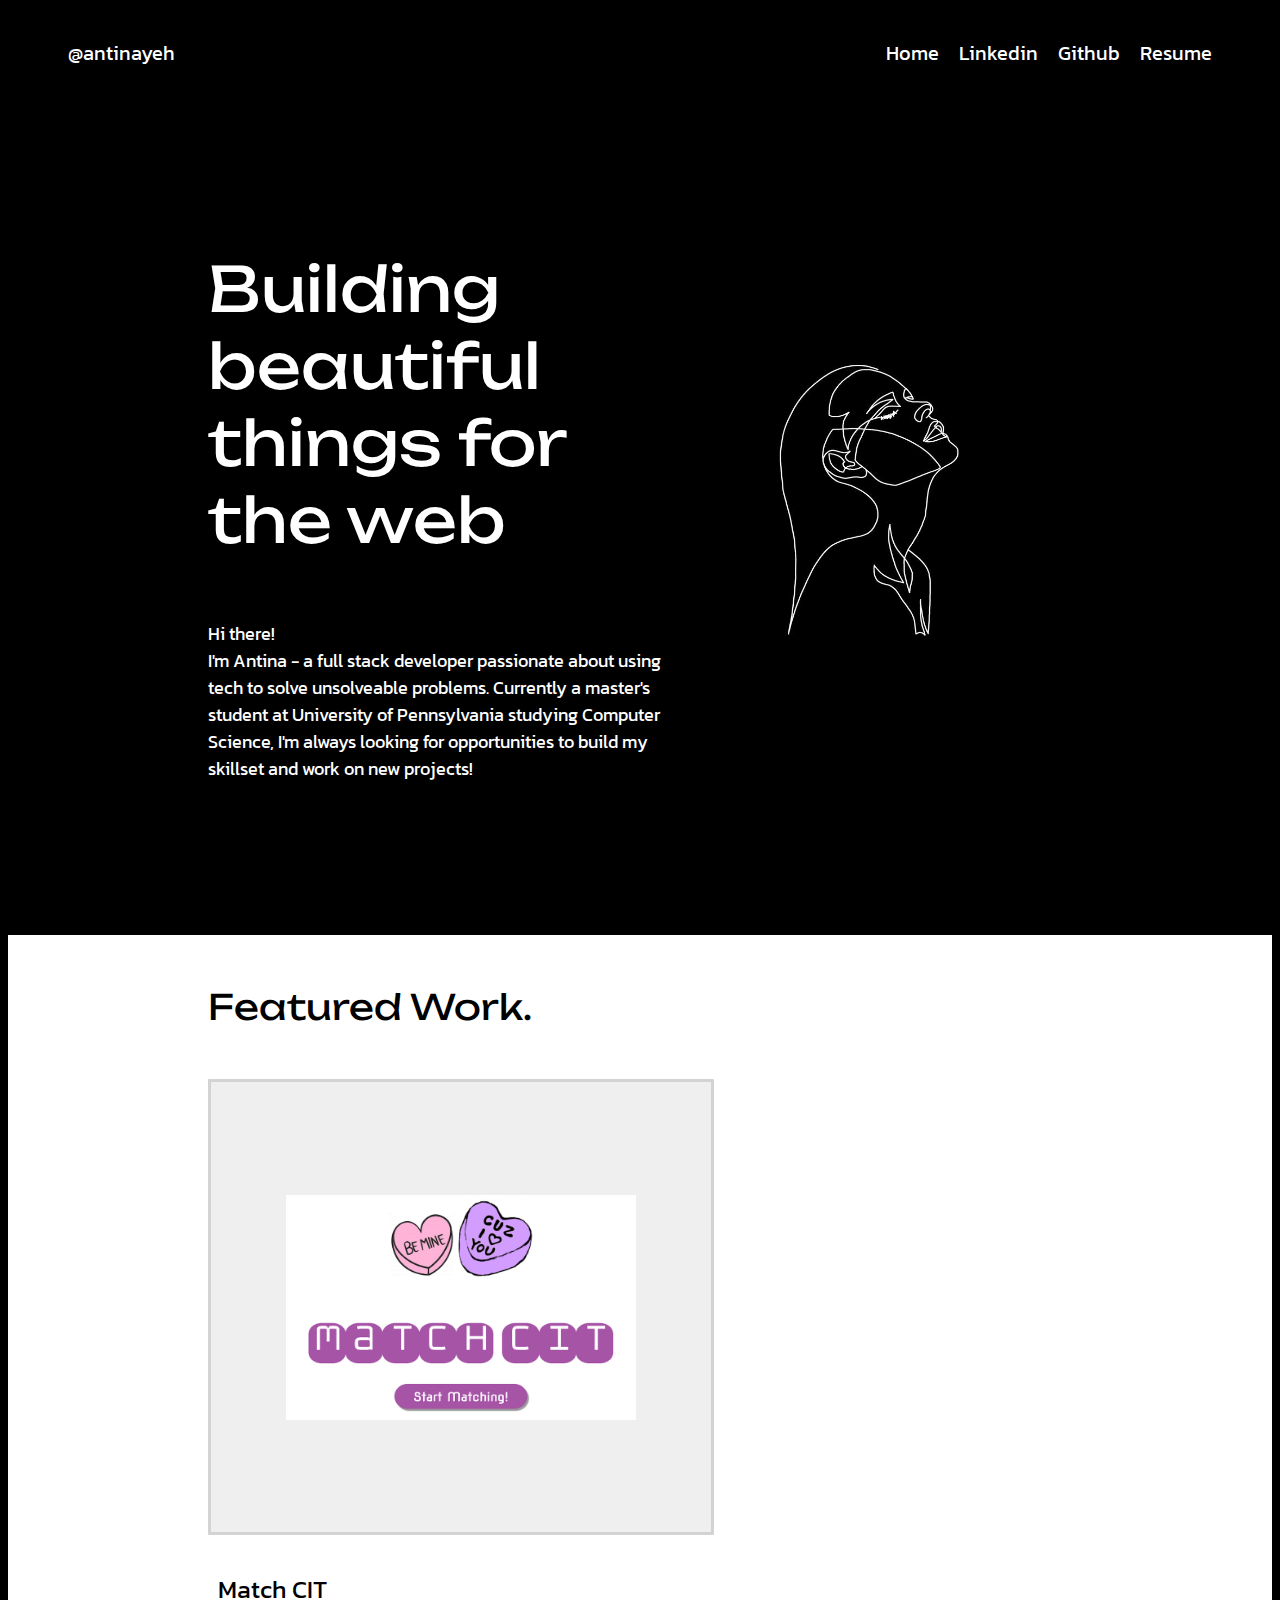
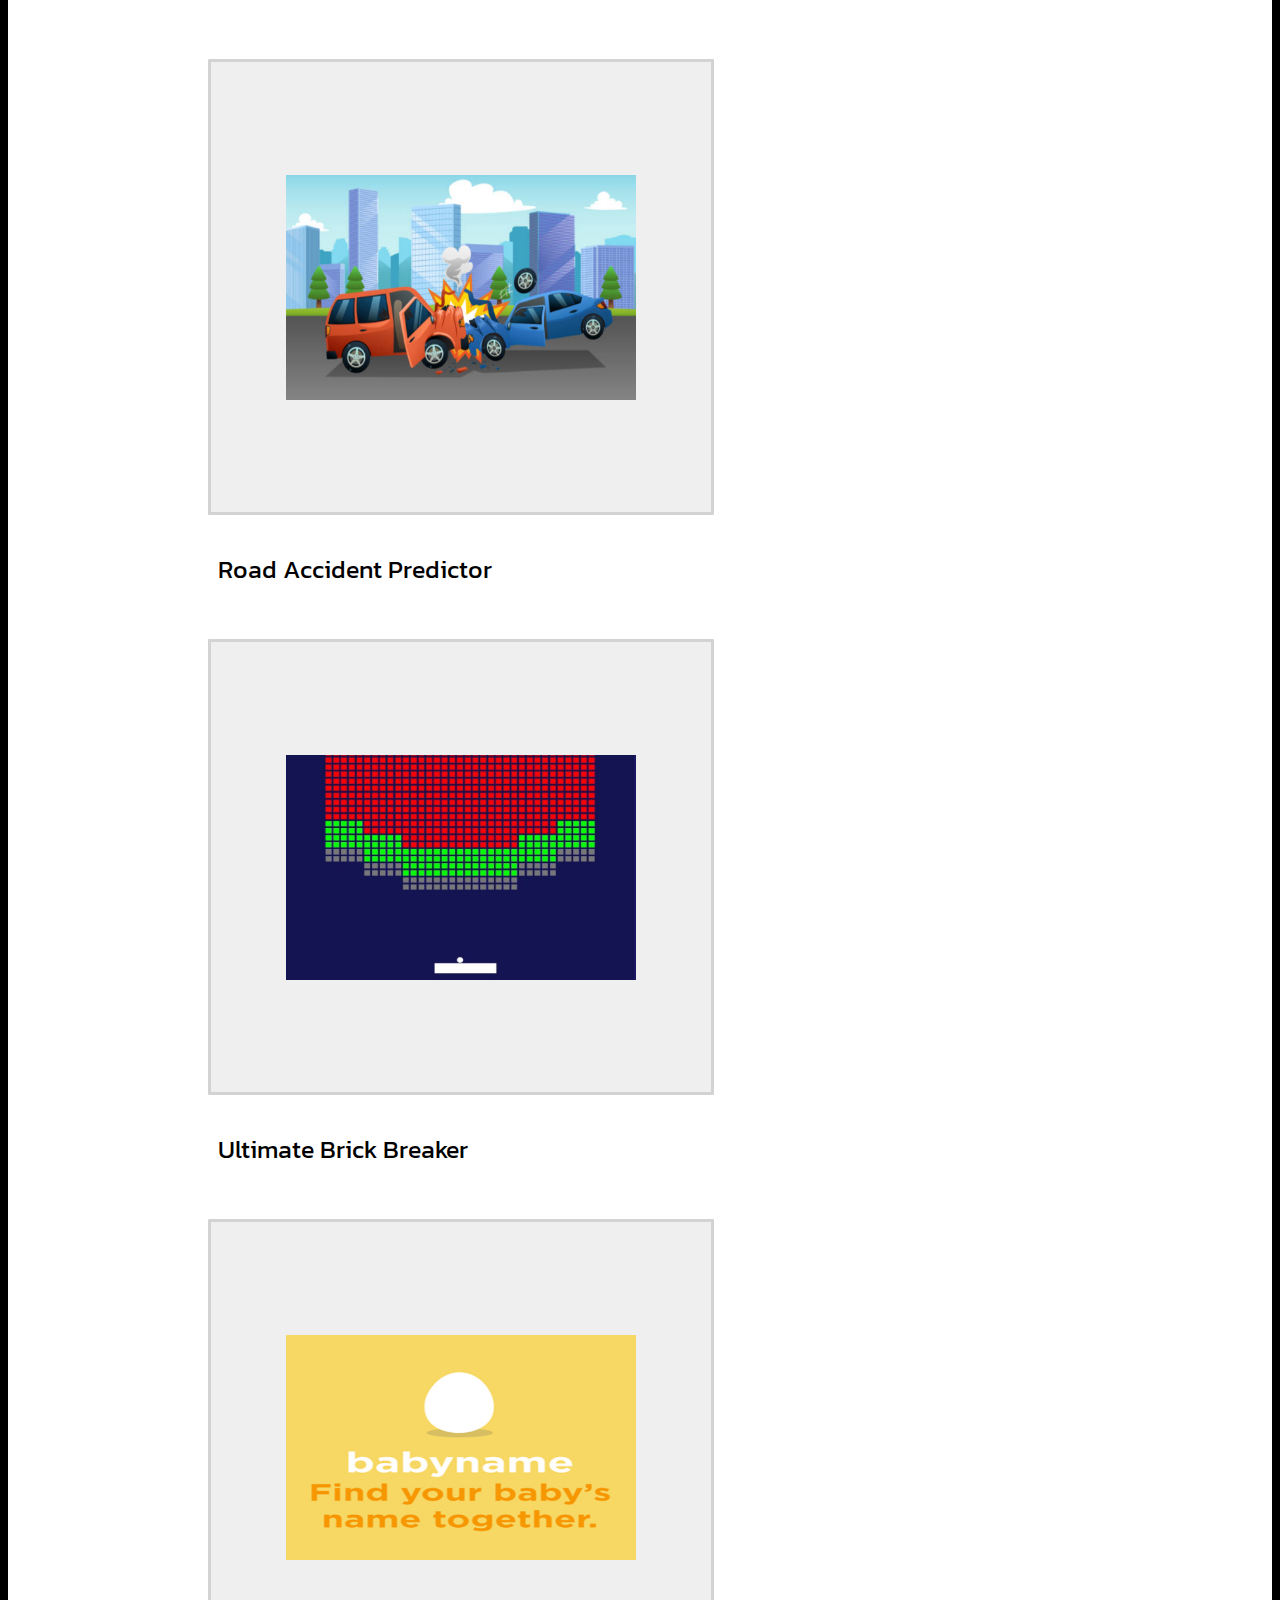
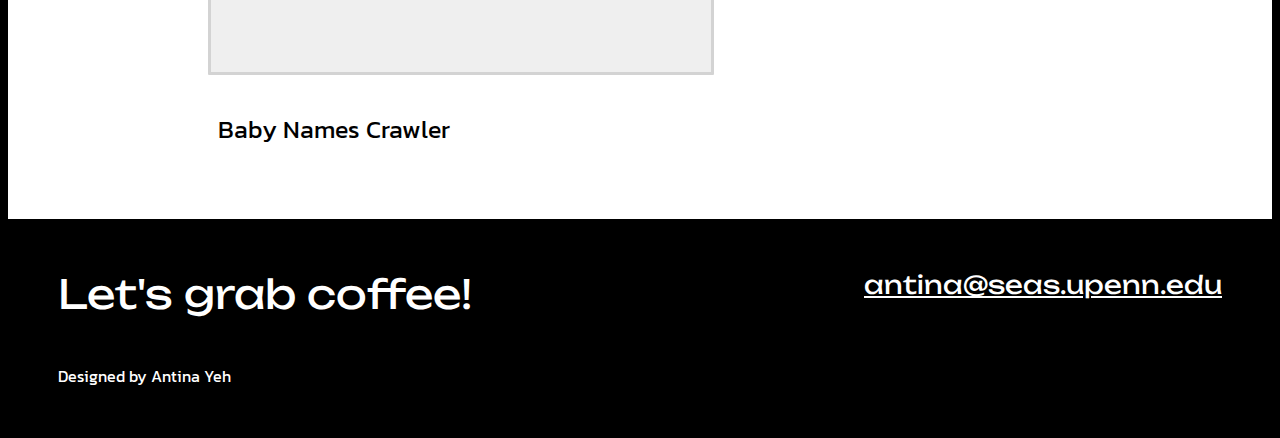
<file: index.html>
<!DOCTYPE html>
<html>
    <head>
        <meta charset="utf-8">
        <meta name="viewport" content="width=device-width, initial-scale=1">
        <link href="https://cdn.jsdelivr.net/npm/bootstrap@5.3.0-alpha1/dist/css/bootstrap.min.css" rel="stylesheet" integrity="sha384-GLhlTQ8iRABdZLl6O3oVMWSktQOp6b7In1Zl3/Jr59b6EGGoI1aFkw7cmDA6j6gD" crossorigin="anonymous">
        <link rel="stylesheet" href="styles.css">
        <link rel="preconnect" href="https://fonts.googleapis.com">
        <link rel="preconnect" href="https://fonts.gstatic.com" crossorigin>
        <link href="https://fonts.googleapis.com/css2?family=Kanit&family=Secular+One&family=Unbounded&display=swap" rel="stylesheet">


        <title>
            Antina Yeh | Full Stack Developer 
        </title>
        <script src="https://cdn.jsdelivr.net/npm/bootstrap@5.3.0-alpha1/dist/js/bootstrap.bundle.min.js" integrity="sha384-w76AqPfDkMBDXo30jS1Sgez6pr3x5MlQ1ZAGC+nuZB+EYdgRZgiwxhTBTkF7CXvN" crossorigin="anonymous"></script>
    </head>

    <body>
        <div class="nav-bar">
            <p class="name-text">@antinayeh</p>
            <a href="https://drive.google.com/file/d/1MNavJcMB5uiUzFIo8R1xwi6nIftfXz9s/view?usp=sharing" class="nav-text" target="_blank"> Resume</a>
            <a href="https://github.com/antinayeh" class="nav-text" target="_blank"> Github</a>
            <a href="https://www.linkedin.com/in/antina-yeh/" class="nav-text" target="_blank"> Linkedin</a>
            <a href="index.html" class="nav-text"> Home</a>
        </div>
        <div class="header">
            <div class="title-text-div">
                <p class="title-text"> 
                    Building beautiful things for the web 
                </p>
                <p class = "intro-text" >
                    Hi there! <br>
                    I'm Antina - a full stack developer passionate about using tech to solve unsolveable problems. 
                    Currently a master's student at University of Pennsylvania studying Computer Science, 
                    I'm always looking for opportunities to build my skillset and work on new projects! 
                </p>
            </div>
            <div class="logo-div">
                <img src="temp-logo.jpeg" style="width: 400px; height: 500px;">
            </div>
        </div>
        <div class="main">
            <p class="heading-text">
                Featured Work.
            </p>
            <div class ="project-div">
                <div class="project">
                    <a href="matchCIT.html">
                        <div class="project-square">
                            <img src="matchcit.png" style="width: 70%;height: 50%; align-self: center;">
                        </div>
                    </a>
                    <p class="project-text"> Match CIT </p>
                </div>
                <div class="project">
                    <a href="5450proj.html" target="_blank">
                        <div class="project-square">
                            <img src="roadaccident.png" style="width: 70%;height: 50%; align-self: center;">
                        </div>
                    </a>
                    <p class="project-text"> Road Accident Predictor </p>
                </div>
                <div class="project">
                    <a href="https://github.com/antinayeh/stanCode_SC101/blob/main/Assignment/SC101_Assignment2/breakoutgraphics.py" target="_blank">
                        <div class="project-square">
                            <img src="brickbreaker.png" style="width: 70%;height: 50%; align-self: center;" >
                        </div>
                    </a>
                    <p class="project-text"> Ultimate Brick Breaker </p>
                </div>
                <div class="project">
                    <a href="https://github.com/antinayeh/stanCode_SC101/blob/main/Assignment/SC101_Assignment4/babynames.py" target="_blank">
                        <div class="project-square">
                            <img src="babyname.png" style="width: 70%;height: 50%; align-self: center;">
                        </div>
                    </a>
                    <p class="project-text"> Baby Names Crawler </p>
                </div>
            </div>
        </div>
        <div class ="ending-border">
            <p class="ending-text" style="font-size: 40px;">
                Let's grab coffee! <br>
            </p>
            <a href = "mailto: antina@seas.upenn.edu" class="ending-text">antina@seas.upenn.edu</a>
        </div>
        <p class="copyright-text">
            Designed by Antina Yeh
        </p>
    </body>
</html>
</file>
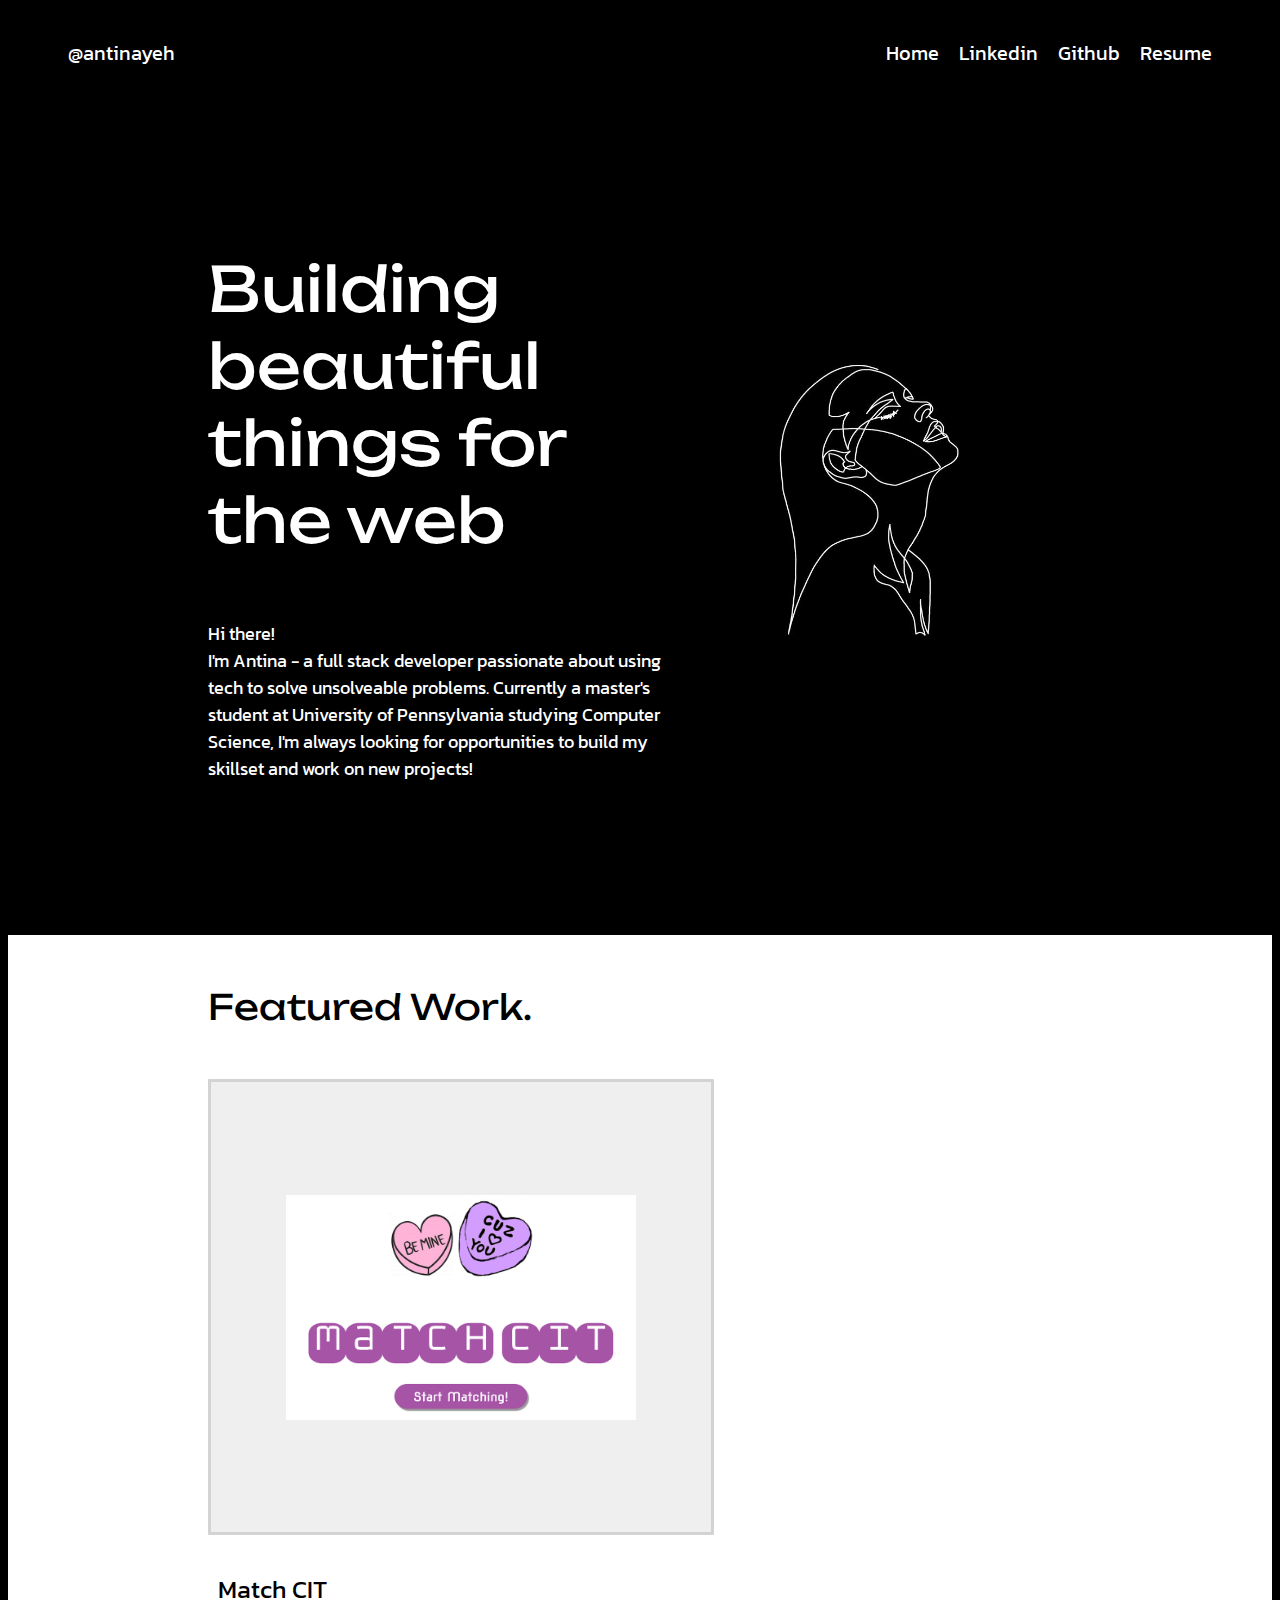
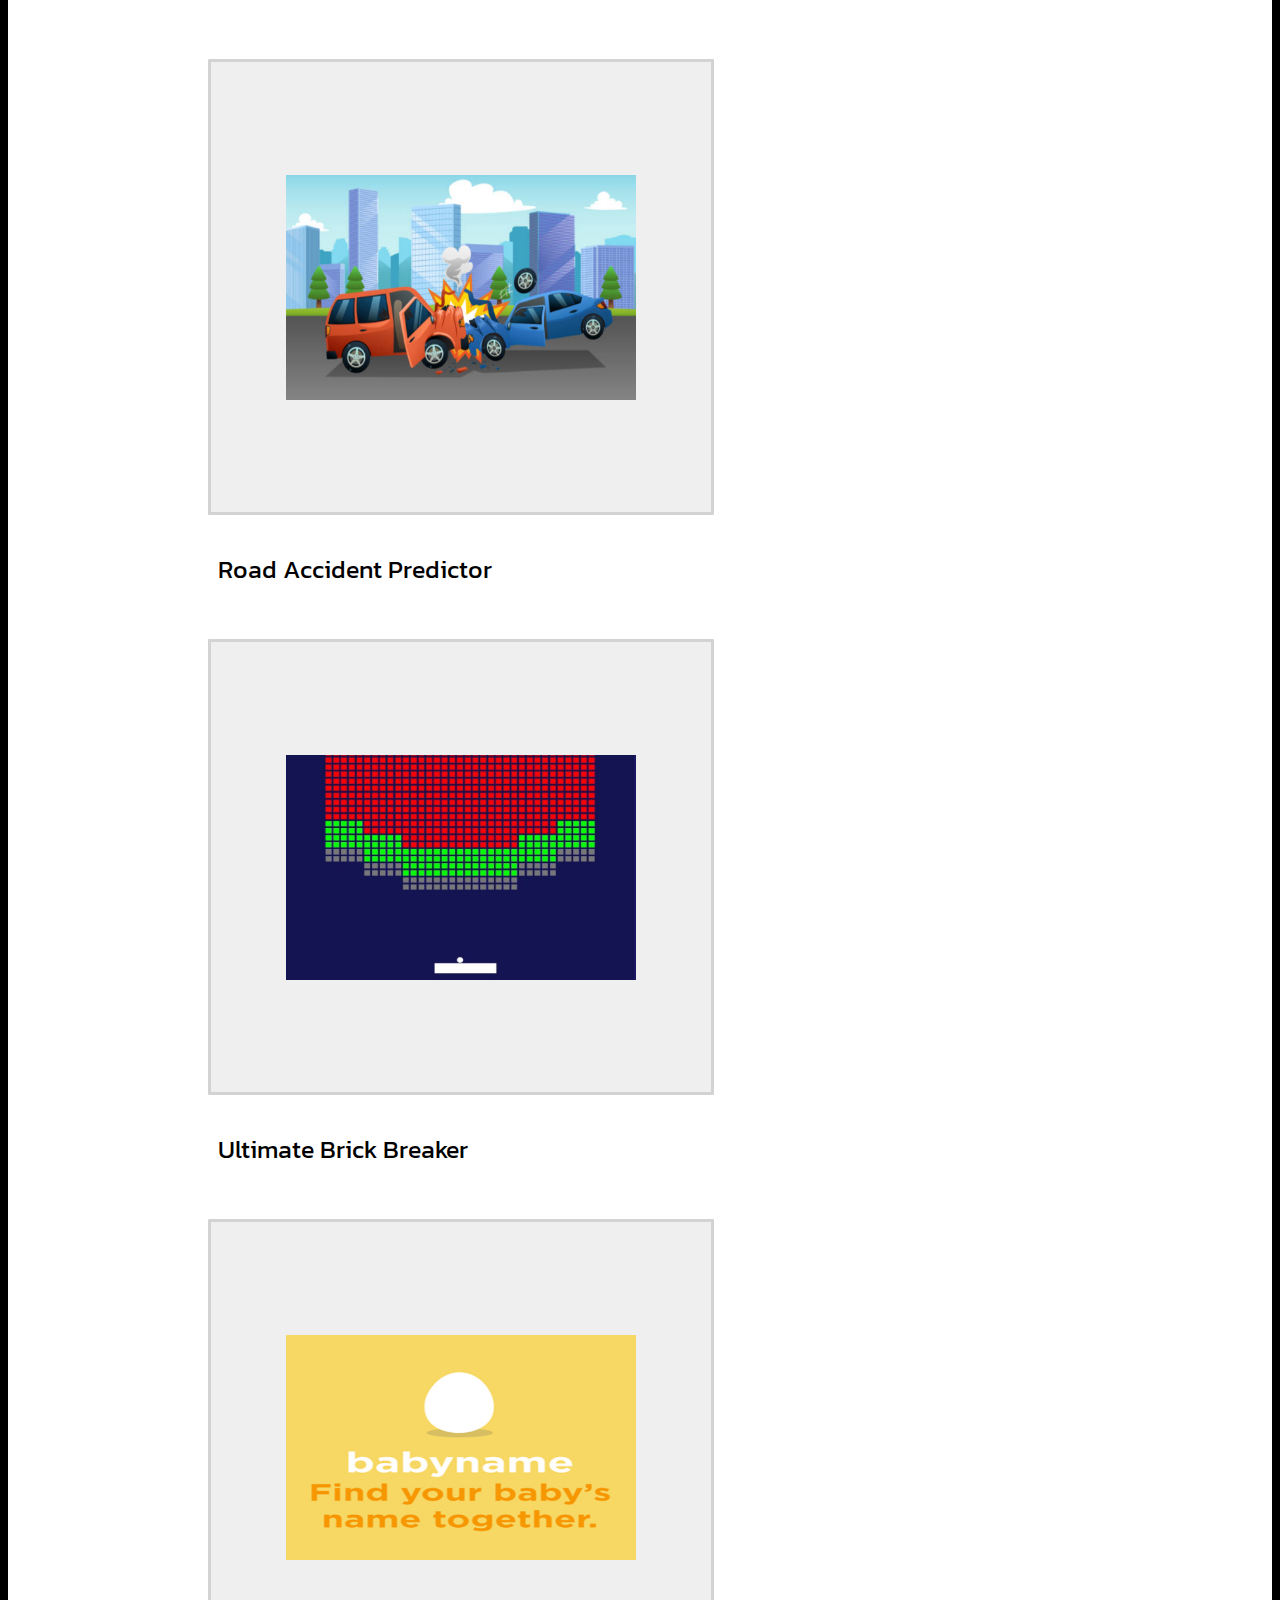
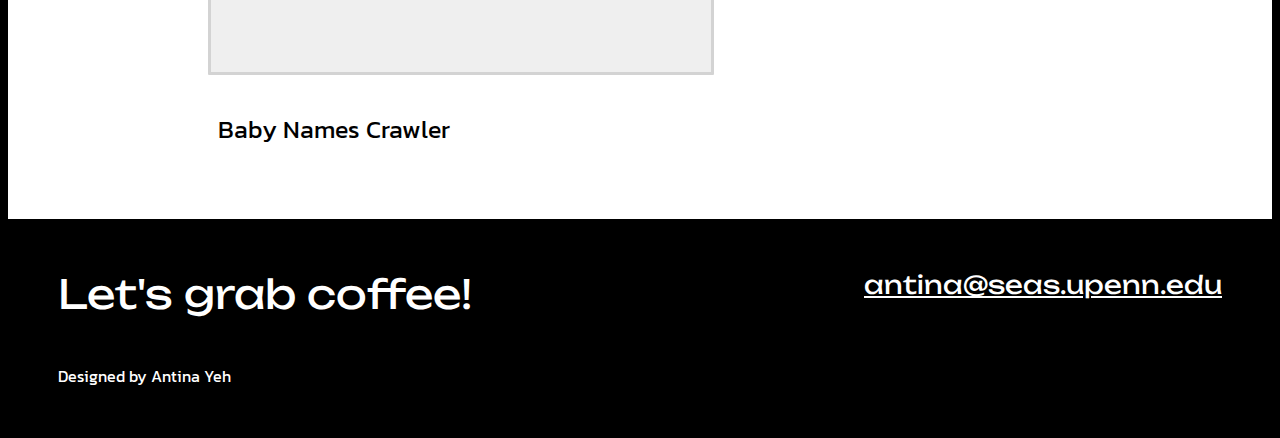
<file: home.html>
<!DOCTYPE html>
<html>
    <head>
        <meta charset="utf-8">
        <meta name="viewport" content="width=device-width, initial-scale=1">
        <link href="https://cdn.jsdelivr.net/npm/bootstrap@5.3.0-alpha1/dist/css/bootstrap.min.css" rel="stylesheet" integrity="sha384-GLhlTQ8iRABdZLl6O3oVMWSktQOp6b7In1Zl3/Jr59b6EGGoI1aFkw7cmDA6j6gD" crossorigin="anonymous">
        <link rel="stylesheet" href="styles.css">
        <link rel="preconnect" href="https://fonts.googleapis.com">
        <link rel="preconnect" href="https://fonts.gstatic.com" crossorigin>
        <link href="https://fonts.googleapis.com/css2?family=Kanit&family=Secular+One&family=Unbounded&display=swap" rel="stylesheet">


        <title>
            Antina Yeh | Full Stack Developer 
        </title>
        <script src="https://cdn.jsdelivr.net/npm/bootstrap@5.3.0-alpha1/dist/js/bootstrap.bundle.min.js" integrity="sha384-w76AqPfDkMBDXo30jS1Sgez6pr3x5MlQ1ZAGC+nuZB+EYdgRZgiwxhTBTkF7CXvN" crossorigin="anonymous"></script>
    </head>

    <body>
        <div class="nav-bar">
            <p class="name-text">@antinayeh</p>
            <a href="https://drive.google.com/file/d/1MNavJcMB5uiUzFIo8R1xwi6nIftfXz9s/view?usp=sharing" class="nav-text" target="_blank"> Resume</a>
            <a href="https://github.com/antinayeh" class="nav-text" target="_blank"> Github</a>
            <a href="https://www.linkedin.com/in/antina-yeh/" class="nav-text" target="_blank"> Linkedin</a>
            <a href="home.html" class="nav-text"> Home</a>
        </div>
        <div class="header">
            <div class="title-text-div">
                <p class="title-text"> 
                    Building beautiful things for the web 
                </p>
                <p class = "intro-text" >
                    Hi there! <br>
                    I'm Antina - a full stack developer passionate about using tech to solve unsolveable problems. 
                    Currently a master's student at University of Pennsylvania studying Computer Science, 
                    I'm always looking for opportunities to build my skillset and work on new projects! 
                </p>
            </div>
            <div class="logo-div">
                <img src="temp-logo.jpeg" style="width: 400px; height: 500px;">
            </div>
        </div>
        <div class="main">
            <p class="heading-text">
                Featured Work.
            </p>
            <div class ="project-div">
                <div class="project">
                    <a href="matchCIT.html">
                        <div class="project-square">
                            <img src="matchcit.png" style="width: 70%;height: 50%; align-self: center;">
                        </div>
                    </a>
                    <p class="project-text"> Match CIT </p>
                </div>
                <div class="project">
                    <a href="5450proj.html" target="_blank">
                        <div class="project-square">
                            <img src="roadaccident.png" style="width: 70%;height: 50%; align-self: center;">
                        </div>
                    </a>
                    <p class="project-text"> Road Accident Predictor </p>
                </div>
                <div class="project">
                    <a href="https://github.com/antinayeh/stanCode_SC101/blob/main/Assignment/SC101_Assignment2/breakoutgraphics.py" target="_blank">
                        <div class="project-square">
                            <img src="brickbreaker.png" style="width: 70%;height: 50%; align-self: center;" >
                        </div>
                    </a>
                    <p class="project-text"> Ultimate Brick Breaker </p>
                </div>
                <div class="project">
                    <a href="https://github.com/antinayeh/stanCode_SC101/blob/main/Assignment/SC101_Assignment4/babynames.py" target="_blank">
                        <div class="project-square">
                            <img src="babyname.png" style="width: 70%;height: 50%; align-self: center;">
                        </div>
                    </a>
                    <p class="project-text"> Baby Names Crawler </p>
                </div>
            </div>
        </div>
        <div class ="ending-border">
            <p class="ending-text" style="font-size: 40px;">
                Let's grab coffee! <br>
            </p>
            <a href = "mailto: antina@seas.upenn.edu" class="ending-text">antina@seas.upenn.edu</a>
        </div>
        <p class="copyright-text">
            Designed by Antina Yeh
        </p>
    </body>
</html>
</file>
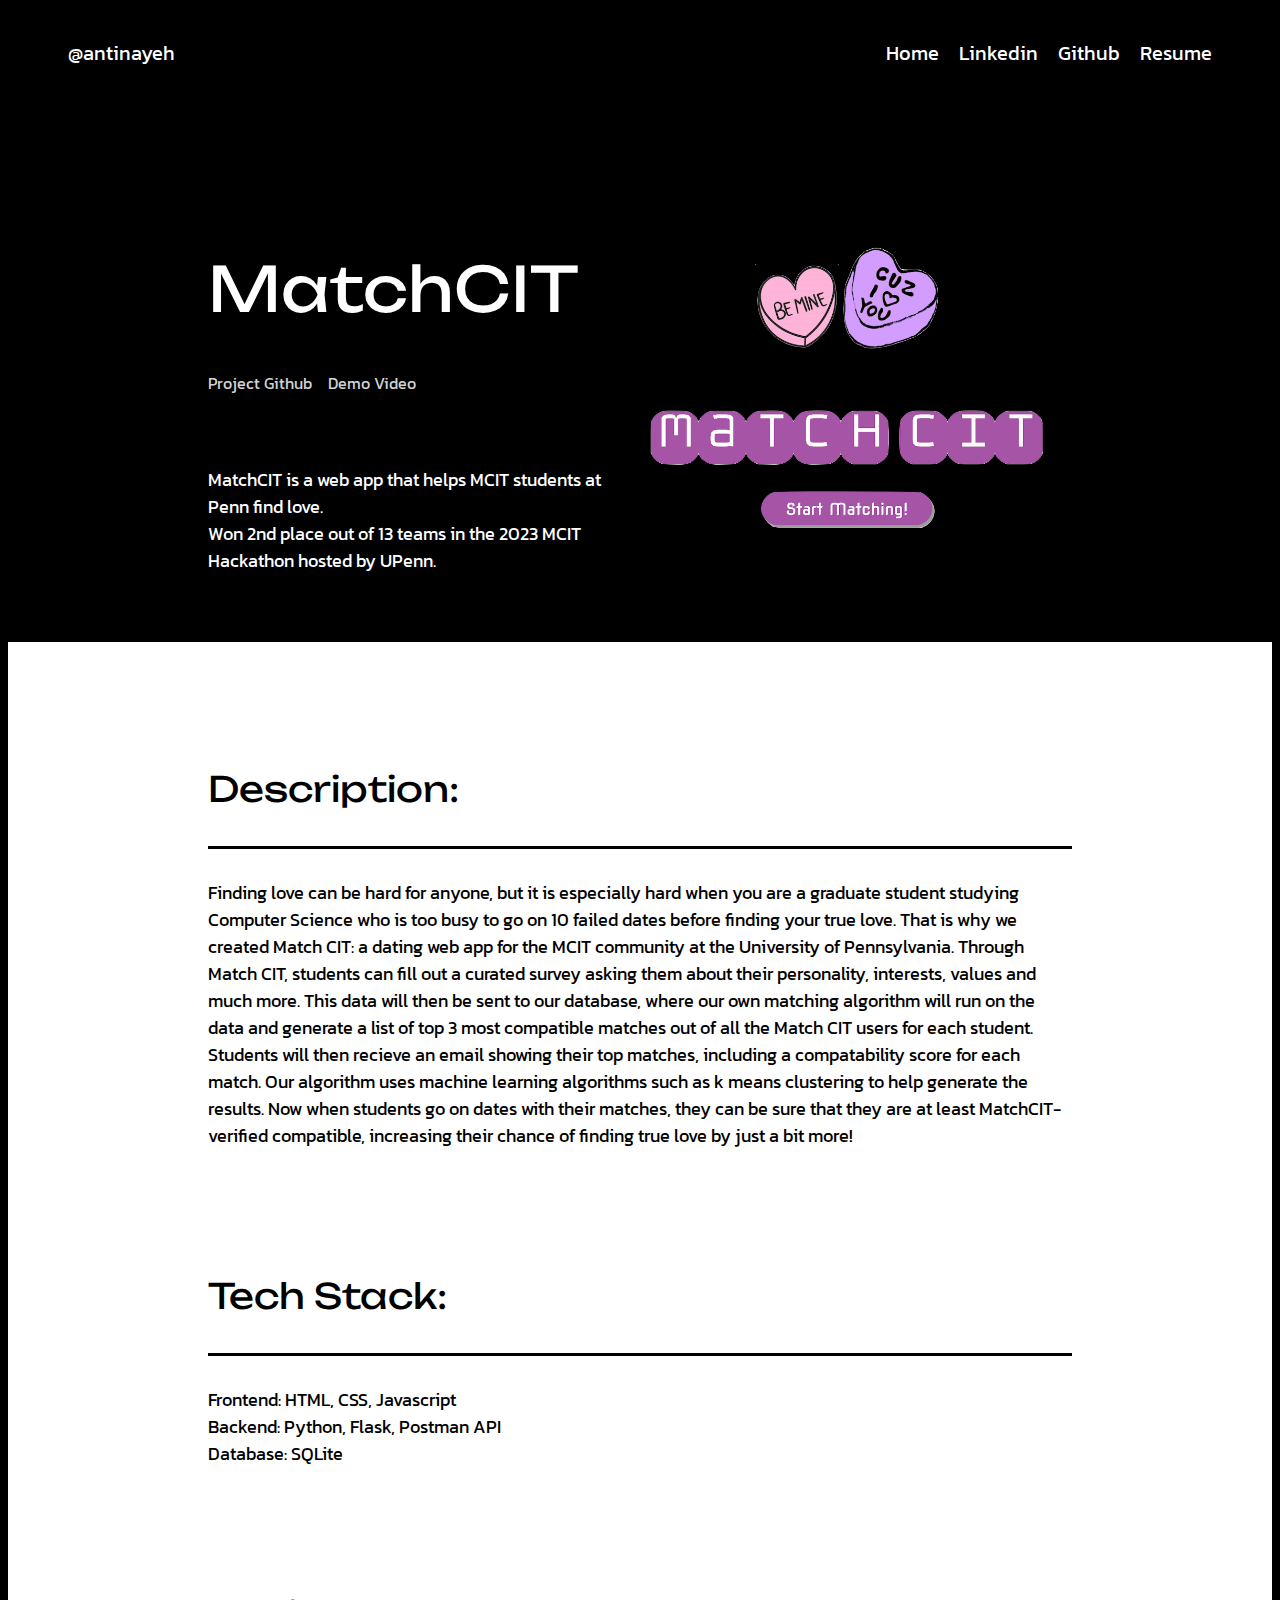
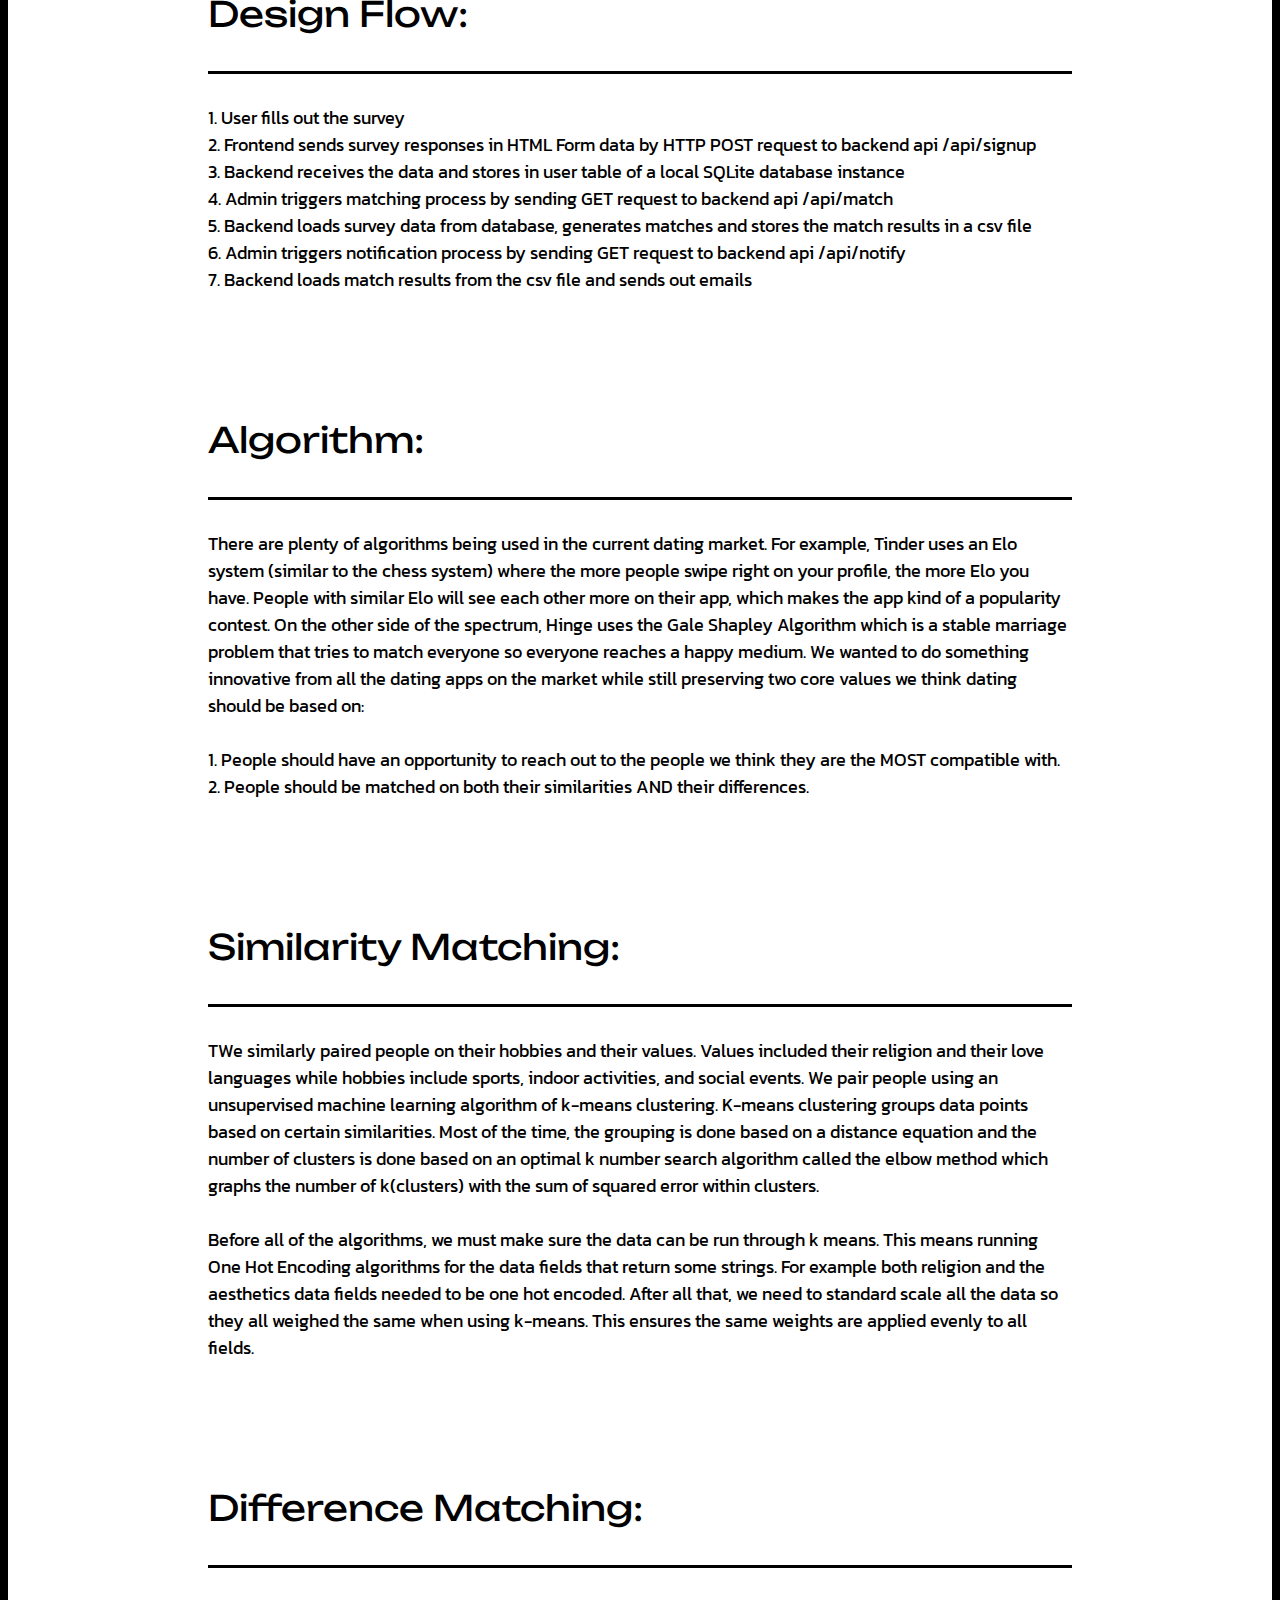
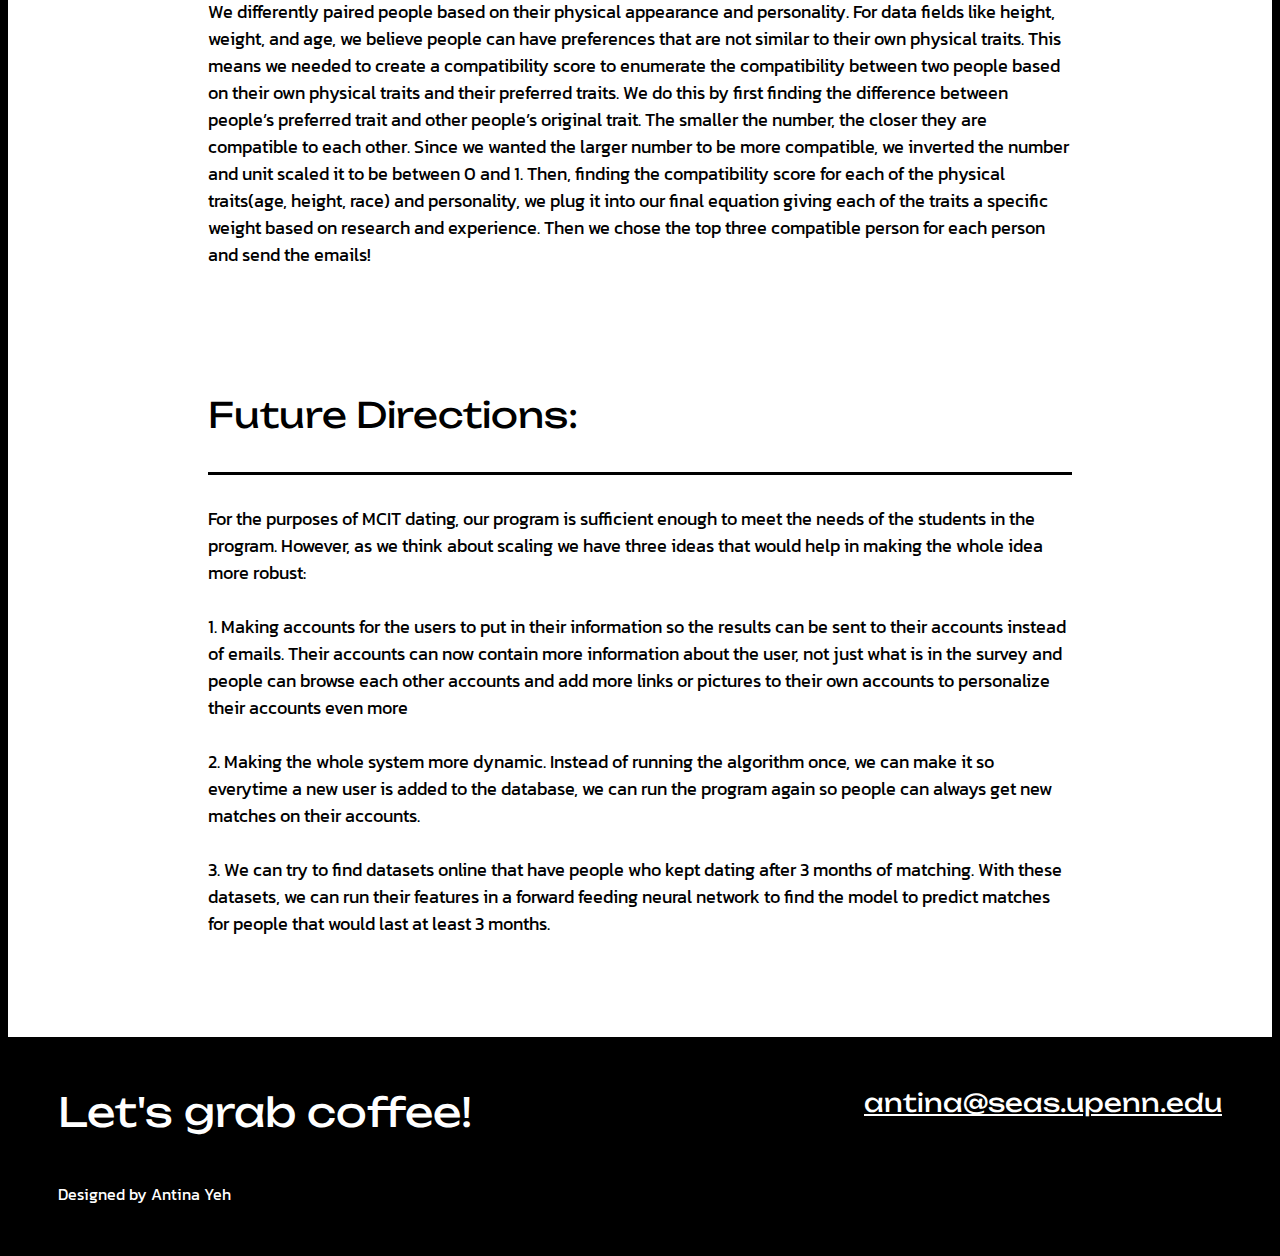
<file: matchCIT.html>
<!DOCTYPE html>
<html>
    <head>
        <meta charset="utf-8">
        <meta name="viewport" content="width=device-width, initial-scale=1">
        <link href="https://cdn.jsdelivr.net/npm/bootstrap@5.3.0-alpha1/dist/css/bootstrap.min.css" rel="stylesheet" integrity="sha384-GLhlTQ8iRABdZLl6O3oVMWSktQOp6b7In1Zl3/Jr59b6EGGoI1aFkw7cmDA6j6gD" crossorigin="anonymous">
        <link rel="stylesheet" href="styles.css">
        <link rel="preconnect" href="https://fonts.googleapis.com">
        <link rel="preconnect" href="https://fonts.gstatic.com" crossorigin>
        <link href="https://fonts.googleapis.com/css2?family=Kanit&family=Secular+One&family=Unbounded&display=swap" rel="stylesheet">


        <title>
            Antina Yeh | Full Stack Developer 
        </title>
        <script src="https://cdn.jsdelivr.net/npm/bootstrap@5.3.0-alpha1/dist/js/bootstrap.bundle.min.js" integrity="sha384-w76AqPfDkMBDXo30jS1Sgez6pr3x5MlQ1ZAGC+nuZB+EYdgRZgiwxhTBTkF7CXvN" crossorigin="anonymous"></script>
    </head>
</html>
<body>
    <div class="nav-bar">
        <p class="name-text">@antinayeh</p>
        <a href="https://drive.google.com/file/d/1MNavJcMB5uiUzFIo8R1xwi6nIftfXz9s/view?usp=sharing" class="nav-text" target="_blank"> Resume</a>
        <a href="https://github.com/antinayeh" class="nav-text" target="_blank"> Github</a>
        <a href="https://www.linkedin.com/in/antina-yeh/" class="nav-text" target="_blank"> Linkedin</a>
        <a href="index.html" class="nav-text"> Home</a>
    </div>

    <div class="header" style="padding-bottom: 0px";>
        <div class="title-text-div">
            <p class="title-text"> 
                MatchCIT 
                <a href="https://github.com/antinayeh/MatchCIT" class="github-text" target="_blank"> Project Github</a>
                <a href="https://www.youtube.com/watch?v=RrXoyc01ezg" class="github-text" target="_blank"> Demo Video</a>
            </p>
            <p class = "intro-text" >
                MatchCIT is a web app that helps MCIT students at Penn find love. <br> 
                Won 2nd place out of 13 teams in the 2023 MCIT Hackathon hosted by UPenn. <br>
            </p>
        </div>
        <div class="logo-div">
            <img src="matchcit2.png" style="width: 450px; height: 300px;">
        </div>
    </div>
    <div class="main">
        <div class="match-cit">
            <div class= "project-heading-div">
                <p class="project-heading-text">Description: </p>
            </div>
                <div class="project-descrip-text">
                    Finding love can be hard for anyone, but it is especially hard when you are a graduate student studying Computer Science 
                    who is too busy to go on 10 failed dates before finding your true love. That is why we created Match CIT: 
                    a dating web app for the MCIT community at the University of Pennsylvania.
                    Through Match CIT, students can fill out a curated survey asking them about their personality, interests, values and much more. 
                    This data will then be sent to our database, where our own matching algorithm will run on the data and generate a list of top 3 
                    most compatible matches out of all the Match CIT users for each student. Students will then recieve an email showing their top matches, 
                    including a compatability score for each match. Our algorithm uses machine learning algorithms such as k means clustering to help 
                    generate the results. Now when students go on dates with their matches, 
                    they can be sure that they are at least MatchCIT-verified compatible, increasing their chance of finding true love by just a bit more!
                </div>
    
            <div class= "project-heading-div">
                <p class="project-heading-text">Tech Stack: </p>
            </div>
            <div class="project-descrip-text">
                Frontend: HTML, CSS, Javascript <br>
                Backend: Python, Flask, Postman API <br>
                Database: SQLite <br>
            </div>
    
            <div class= "project-heading-div">
                <p class="project-heading-text">Design Flow: </p>
            </div>
            <div class="project-descrip-text">
                1. User fills out the survey <br>
                2. Frontend sends survey responses in HTML Form data by HTTP POST request to backend api /api/signup <br>
                3. Backend receives the data and stores in user table of a local SQLite database instance <br>
                4. Admin triggers matching process by sending GET request to backend api /api/match <br>
                5. Backend loads survey data from database, generates matches and stores the match results in a csv file <br>
                6. Admin triggers notification process by sending GET request to backend api /api/notify <br>
                7. Backend loads match results from the csv file and sends out emails 
            </div>
    
            <div class= "project-heading-div">
                <p class="project-heading-text">Algorithm: </p>
            </div>
            <div class="project-descrip-text">
                There are plenty of algorithms being used in the current dating market. 
                For example, Tinder uses an Elo system (similar to the chess system) where the more people swipe right on your profile, 
                the more Elo you have. People with similar Elo will see each other more on their app, which makes the app kind of a popularity contest.
                On the other side of the spectrum, Hinge uses the Gale Shapley Algorithm which is a stable marriage problem that tries to match everyone 
                so everyone reaches a happy medium. We wanted to do something innovative from all the dating apps on the market while still preserving two 
                core values we think dating should be based on: <br>
                <br>
                1. People should have an opportunity to reach out to the people we think they are the MOST compatible with. <br>
                2. People should be matched on both their similarities AND their differences. <br>
            </div>
    
            <div class= "project-heading-div">
                <p class="project-heading-text">Similarity Matching: </p>
            </div>
            <div class="project-descrip-text">
                TWe similarly paired people on their hobbies and their values. 
                Values included their religion and their love languages while hobbies include sports, indoor activities, and social events. 
                We pair people using an unsupervised machine learning algorithm of k-means clustering. 
                K-means clustering groups data points based on certain similarities. 
                Most of the time, the grouping is done based on a distance equation and the number of clusters is done based on an optimal 
                k number search algorithm called the elbow method which graphs the number of k(clusters) with the sum of squared error within clusters. <br>
                <br>
                Before all of the algorithms, we must make sure the data can be run through k means. 
                This means running One Hot Encoding algorithms for the data fields that return some strings. 
                For example both religion and the aesthetics data fields needed to be one hot encoded. 
                After all that, we need to standard scale all the data so they all weighed the same when using k-means. 
                This ensures the same weights are applied evenly to all fields.
            </div>
    
            <div class= "project-heading-div">
                <p class="project-heading-text">Difference Matching: </p>
            </div>
            <div class="project-descrip-text">
                We differently paired people based on their physical appearance and personality. 
                For data fields like height, weight, and age, we believe people can have preferences that are not similar to their own physical traits. 
                This means we needed to create a compatibility score to enumerate the compatibility between two people based on their own physical traits
                 and their preferred traits. We do this by first finding the difference between people’s preferred trait and other people’s original trait. 
                 The smaller the number, the closer they are compatible to each other. 
                 Since we wanted the larger number to be more compatible, we inverted the number and unit scaled it to be between 0 and 1. 
                 Then, finding the compatibility score for each of the physical traits(age, height, race) and personality, 
                 we plug it into our final equation giving each of the traits a specific weight based on research and experience. 
                 Then we chose the top three compatible person for each person and send the emails! 
            </div>
    
            <div class= "project-heading-div">
                <p class="project-heading-text">Future Directions: </p>
            </div>
            <div class="project-descrip-text">
                For the purposes of MCIT dating, our program is sufficient enough to meet the needs of the students in the program. 
                However, as we think about scaling we have three ideas that would help in making the whole idea more robust: <br>
                <br>
                1. Making accounts for the users to put in their information so the results can be sent to their accounts instead of emails. 
                Their accounts can now contain more information about the user, 
                not just what is in the survey and people can browse each other accounts and add more links or pictures to their own accounts 
                to personalize their accounts even more <br>
                <br>
                2. Making the whole system more dynamic. Instead of running the algorithm once, we can make it so everytime a new user is added to the database,
                we can run the program again so people can always get new matches on their accounts. <br>
                <br>
                3. We can try to find datasets online that have people who kept dating after 3 months of matching. 
                With these datasets, we can run their features in a forward feeding neural network to find the model to 
                predict matches for people that would last at least 3 months.
            </div>
        </div>

    </div>
    <div class ="ending-border">
        <p class="ending-text" style="font-size: 40px;">
            Let's grab coffee! <br>
        </p>
        <a href = "mailto: antina@seas.upenn.edu" class="ending-text">antina@seas.upenn.edu</a>
    </div>
    <p class="copyright-text">
        Designed by Antina Yeh
    </p>
</body>
</file>
<file: styles.css>
/* font-family: 'Secular One', sans-serif;
font-family: 'Unbounded', cursive;
body{ */

body{
    color: white;
    background-color: black;
}

.nav-bar{
    height: 80px;
    padding-left: 50px;
    padding-right: 50px;
}

.header{
    padding-left: 200px;
    padding-right: 200px;
    padding-top: 100px;
    padding-bottom: 100px;
    display: flex;
    flex-wrap: wrap;
}

.main{
    display: block;
    background-color: white;
    
}

.project-div{
    margin-top: 50px;
    margin-left: 200px;
    margin-right: 200px;
    padding-bottom: 100px;
    display: flex;
    flex-wrap: wrap;
    justify-content: space-between;
    gap: 5em;
}

.project{
    width: 500px;
    height: 500px;
}

.project-square{
    width: 100%;
    height: 90%;
    display: flex;
    justify-content: center;
    align-self: center;
    border-style: solid;
    color: lightgray;
    background-color: rgb(239, 239, 239);
    border-radius: 1px;
}

.ending-border{
    height: 100%;
    display: flex;
    justify-content: space-between;
    background-color: black;
}

.title-text-div{
    flex: 4;
    display: block;
}

.logo-div{
    flex: 3;
    display: flex;
    justify-content: center;
    align-self: center;
}

.match-cit{
    margin-left: 200px;
    margin-right: 200px;
    margin-top: 50px;
    padding-bottom: 100px;
    display: flex;
    flex-direction: column;
    flex-wrap: wrap; 
}

.project-heading-div{
    margin-top: 40px;
    width: 100%;
    border-bottom: 3px;
    border-bottom-style: solid;
    border-color: black;
}

.project-div{
    display: flex;
    flex-wrap: wrap;
}


.nav-text{
    font-size: 20px;
    margin: 10px;
    margin-top: 30px;
    display: inline-flex;
    float: right;
    font-family:'Kanit';
    font-style: none;
    text-decoration: none;
    color: white;

}

.name-text{
    font-size: 20px;
    margin: 10px;
    margin-top: 30px;
    display: inline-flex;
    font-family:'Kanit';
    float: left;
}

.title-text{
    font-size: 62px;
    font-family:'Unbounded', cursive;
}

.intro-text{
    font-size: 18px;
    font-family:'Kanit';
    margin-top: 30px;
}

.heading-text{
    font-size: 35px;
    font-family:'Unbounded', cursive;
    padding-top: 50px;
    margin-left: 200px;
    color: black;
}

.project-text{
    color: black;
    font-family:'Kanit';
    font-size: 25px;
    padding: 10px;
}

.ending-text{
    font-family:'Unbounded';
    font-size: 25px;
    margin-top: 50px;
    margin-left: 50px;
    margin-right: 50px;
    display: flex;
    flex-wrap: wrap-reverse;
    color: white;
}

.copyright-text{
    font-family: 'Kanit';
    font-size: 16px;
    margin-top: 5px;
    margin-left: 50px;
    margin-bottom: 50px
}

.github-text{
    color: lightgray;
    text-decoration: none;
    font-family: 'Kanit';
    font-size: 16px;
}


.project-heading-text{
    font-size: 35px;
    font-family:'Unbounded', cursive;
    padding-top: 50px;
    color: black;
}

.project-descrip-text{
    font-size: 18px;
    font-family:'Kanit';
    margin-top: 30px;
    color: black
}
</file>
